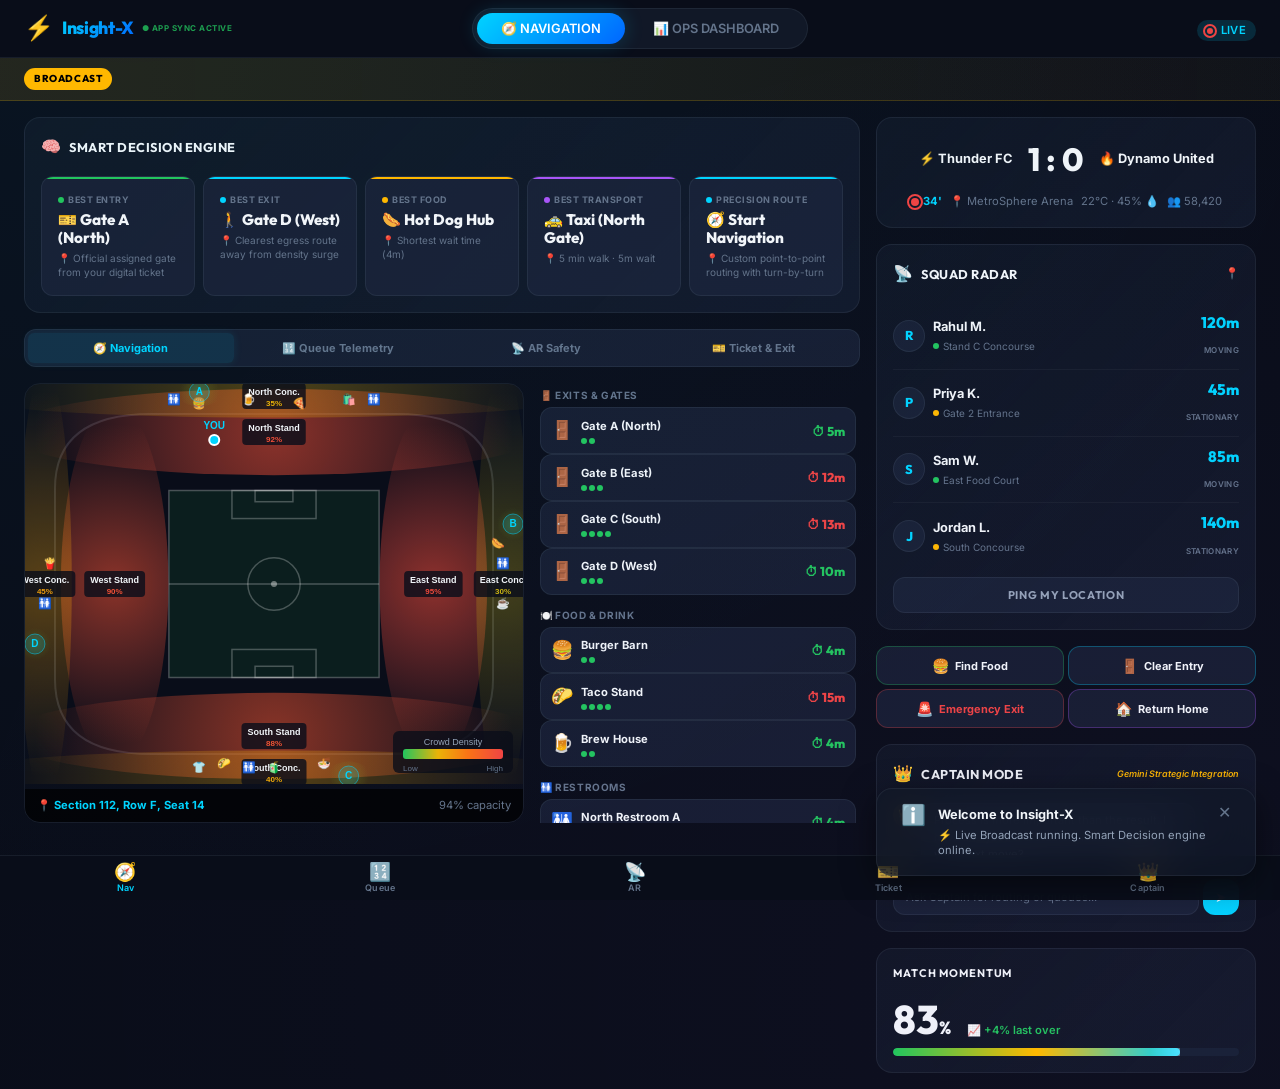
<file: index.html>
<!DOCTYPE html>
<html lang="en">
<head>
  <meta charset="UTF-8">
  <meta name="viewport" content="width=device-width, initial-scale=1.0">
  <meta name="description" content="Insight-X — Smart Venue Experience Platform for real-time crowd intelligence, wait time optimization, and seamless event coordination at large-scale sporting venues.">
  <title>Insight-X — Smart Venue Experience Platform</title>

  <!-- Stylesheets -->
  <link rel="stylesheet" href="css/global.css">
  <link rel="stylesheet" href="css/attendee.css">
  <link rel="stylesheet" href="css/dashboard.css">

  <!-- Favicon -->
  <link rel="icon" href="data:image/svg+xml,<svg xmlns='http://www.w3.org/2000/svg' viewBox='0 0 100 100'><text y='.9em' font-size='90'>⚡</text></svg>">
</head>
<body>

  <!-- ===== Top Bar ===== -->
  <header id="app-header" class="app-header">
    <!-- Logo -->
    <div class="app-header__logo">
      <span style="font-size:24px">⚡</span>
      <span class="app-header__brand">Insight-X</span>
      <span class="app-header__sync">● APP SYNC ACTIVE</span>
    </div>

    <!-- View Switcher -->
    <div class="view-switcher" id="view-switcher">
      <button class="view-switcher__btn view-switcher__btn--active" data-view="attendee">
        🧭 NAVIGATION
      </button>
      <button class="view-switcher__btn" data-view="dashboard">
        📊 OPS DASHBOARD
      </button>
    </div>

    <!-- Right side: Broadcast Status -->
    <div class="app-header__right">
      <span id="api-status-indicator">
        <span class="badge badge--blue" aria-label="Live Broadcast Status" title="Live Broadcast">
          <span class="live-dot" style="width:6px;height:6px;margin-right:4px"></span> LIVE
        </span>
      </span>
    </div>
  </header>

  <!-- ===== Return Home Modal ===== -->
  <div class="settings-modal-overlay" id="return-home-overlay" aria-hidden="true" role="dialog" aria-labelledby="return-home-title">
    <div class="settings-modal" id="return-home-modal-content">
      <div class="settings-header">
        <h3 id="return-home-title" style="font-family:var(--font-heading);display:flex;align-items:center;gap:8px">
          🚗 Return Home
        </h3>
        <button class="btn btn-ghost" id="return-home-close" style="font-size:20px;padding:4px 8px" aria-label="Close modal">✕</button>
      </div>

      <div class="settings-body">
        <p class="settings-section__desc" style="margin-top:0">Book a ride to leave the venue securely.</p>
        
        <div class="settings-field">
          <label class="settings-label" for="pickup-loc">Pickup Location</label>
          <input type="text" class="settings-input" id="pickup-loc" value="Insight-X Stadium" disabled aria-label="Pickup Location">
        </div>
        
        <div class="settings-field">
          <label class="settings-label" for="dest-loc">Destination Address</label>
          <input type="text" class="settings-input" id="dest-loc" placeholder="Where to?" aria-label="Destination Address">
        </div>

        <div style="display:flex;flex-direction:column;gap:12px;margin-top:20px">
          <button class="btn btn-secondary" id="btn-uber" style="display:flex;align-items:center;justify-content:space-between;width:100%;height:52px;border:1px solid #000;background:#000;color:#fff" aria-label="Book with Uber">
            <span style="display:flex;align-items:center;gap:12px">
              <span style="font-size:20px">Uber</span>
              <span style="font-size:12px;opacity:0.8">Get a ride</span>
            </span>
            <span>➔</span>
          </button>
          
          <button class="btn btn-secondary" id="btn-ola" style="display:flex;align-items:center;justify-content:space-between;width:100%;height:52px;border:1px solid #DDF93C;background:#DDF93C;color:#000" aria-label="Book with Ola">
            <span style="display:flex;align-items:center;gap:12px">
              <span style="font-size:20px;font-weight:700">Ola</span>
              <span style="font-size:12px;opacity:0.8">Book a cab</span>
            </span>
            <span>➔</span>
          </button>
        </div>
      </div>
    </div>
  </div>

  <!-- ===== Main Content ===== -->
  <main>
    <!-- Attendee View -->
    <div id="attendee-container" style="display: block;"></div>

    <!-- Dashboard View -->
    <div id="dashboard-container" style="display: none;"></div>
  </main>

  <!-- ===== Scripts ===== -->
  <script src="js/data.js"></script>
  <script src="js/api.js"></script>
  <script src="js/heatmap.js"></script>
  <script src="js/charts.js"></script>
  <script src="js/attendee.js"></script>
  <script src="js/dashboard.js"></script>
  <script src="js/app.js"></script>

</body>
</html>
</file>
<file: css/global.css>
/* ============================================================
   Insight-X — Design System
   ============================================================ */

@import url('https://fonts.googleapis.com/css2?family=Inter:wght@300;400;500;600;700&family=Outfit:wght@400;500;600;700;800&display=swap');

/* --- Design Tokens --- */
:root {
  /* Primary palette */
  --color-bg-primary: #0a0e1a;
  --color-bg-secondary: #111827;
  --color-bg-card: rgba(17, 24, 39, 0.7);
  --color-bg-card-hover: rgba(24, 34, 56, 0.85);
  --color-bg-elevated: rgba(30, 41, 66, 0.6);

  /* Accent colors */
  --color-accent-blue: #00D4FF;
  --color-accent-blue-dim: rgba(0, 212, 255, 0.15);
  --color-accent-blue-glow: rgba(0, 212, 255, 0.3);
  --color-accent-amber: #FFB800;
  --color-accent-amber-dim: rgba(255, 184, 0, 0.15);
  --color-accent-purple: #A855F7;
  --color-accent-purple-dim: rgba(168, 85, 247, 0.15);

  /* Status colors */
  --color-green: #22C55E;
  --color-green-dim: rgba(34, 197, 94, 0.15);
  --color-yellow: #EAB308;
  --color-yellow-dim: rgba(234, 179, 8, 0.15);
  --color-orange: #F97316;
  --color-orange-dim: rgba(249, 115, 22, 0.15);
  --color-red: #EF4444;
  --color-red-dim: rgba(239, 68, 68, 0.15);

  /* Text */
  --color-text-primary: #F1F5F9;
  --color-text-secondary: #94A3B8;
  --color-text-muted: #64748B;
  --color-text-inverse: #0a0e1a;

  /* Borders */
  --color-border: rgba(148, 163, 184, 0.1);
  --color-border-hover: rgba(148, 163, 184, 0.25);
  --color-border-accent: rgba(0, 212, 255, 0.3);

  /* Gradients */
  --gradient-blue: linear-gradient(135deg, #00D4FF, #0066FF);
  --gradient-amber: linear-gradient(135deg, #FFB800, #FF6B00);
  --gradient-purple: linear-gradient(135deg, #A855F7, #6366F1);
  --gradient-green: linear-gradient(135deg, #22C55E, #16A34A);
  --gradient-red: linear-gradient(135deg, #EF4444, #DC2626);
  --gradient-card: linear-gradient(135deg, rgba(17, 24, 39, 0.8), rgba(30, 41, 66, 0.4));
  --gradient-hero: linear-gradient(180deg, rgba(0, 212, 255, 0.08) 0%, transparent 60%);

  /* Shadows */
  --shadow-sm: 0 1px 3px rgba(0, 0, 0, 0.3);
  --shadow-md: 0 4px 12px rgba(0, 0, 0, 0.4);
  --shadow-lg: 0 8px 32px rgba(0, 0, 0, 0.5);
  --shadow-glow-blue: 0 0 20px rgba(0, 212, 255, 0.2);
  --shadow-glow-amber: 0 0 20px rgba(255, 184, 0, 0.2);

  /* Spacing */
  --space-xs: 4px;
  --space-sm: 8px;
  --space-md: 16px;
  --space-lg: 24px;
  --space-xl: 32px;
  --space-2xl: 48px;
  --space-3xl: 64px;

  /* Radius */
  --radius-sm: 6px;
  --radius-md: 12px;
  --radius-lg: 16px;
  --radius-xl: 24px;
  --radius-full: 9999px;

  /* Typography */
  --font-body: 'Inter', -apple-system, BlinkMacSystemFont, sans-serif;
  --font-heading: 'Outfit', 'Inter', sans-serif;
  --font-mono: 'JetBrains Mono', 'Fira Code', monospace;

  /* Font sizes */
  --text-xs: 0.7rem;
  --text-sm: 0.8rem;
  --text-base: 0.95rem;
  --text-lg: 1.1rem;
  --text-xl: 1.25rem;
  --text-2xl: 1.5rem;
  --text-3xl: 2rem;
  --text-4xl: 2.5rem;

  /* Transitions */
  --transition-fast: 150ms ease;
  --transition-base: 250ms ease;
  --transition-slow: 400ms ease;
  --transition-spring: 500ms cubic-bezier(0.34, 1.56, 0.64, 1);
}

/* --- Reset & Base --- */
*, *::before, *::after {
  box-sizing: border-box;
  margin: 0;
  padding: 0;
}

html {
  font-size: 16px;
  scroll-behavior: smooth;
  -webkit-font-smoothing: antialiased;
  -moz-osx-font-smoothing: grayscale;
}

body {
  font-family: var(--font-body);
  background: var(--color-bg-primary);
  color: var(--color-text-primary);
  line-height: 1.6;
  min-height: 100vh;
  overflow-x: hidden;
}

/* Background ambient effect */
body::before {
  content: '';
  position: fixed;
  top: -50%;
  left: -50%;
  width: 200%;
  height: 200%;
  background: radial-gradient(ellipse at 30% 20%, rgba(0, 212, 255, 0.04) 0%, transparent 50%),
              radial-gradient(ellipse at 70% 80%, rgba(168, 85, 247, 0.03) 0%, transparent 50%);
  pointer-events: none;
  z-index: 0;
  animation: ambientShift 20s ease-in-out infinite alternate;
}

@keyframes ambientShift {
  0% { transform: translate(0, 0) rotate(0deg); }
  100% { transform: translate(-3%, 3%) rotate(2deg); }
}

/* --- Typography --- */
h1, h2, h3, h4, h5, h6 {
  font-family: var(--font-heading);
  font-weight: 700;
  line-height: 1.2;
  letter-spacing: -0.02em;
}

h1 { font-size: var(--text-4xl); }
h2 { font-size: var(--text-3xl); }
h3 { font-size: var(--text-2xl); }
h4 { font-size: var(--text-xl); }
h5 { font-size: var(--text-lg); }

/* --- Glass Card --- */
.glass-card {
  background: var(--gradient-card);
  border: 1px solid var(--color-border);
  border-radius: var(--radius-lg);
  backdrop-filter: blur(20px);
  -webkit-backdrop-filter: blur(20px);
  transition: border-color var(--transition-base), box-shadow var(--transition-base), transform var(--transition-base);
}

.glass-card:hover {
  border-color: var(--color-border-hover);
  box-shadow: var(--shadow-md);
}

.glass-card--interactive:hover {
  transform: translateY(-2px);
  box-shadow: var(--shadow-lg);
}

.glass-card--glow {
  box-shadow: var(--shadow-glow-blue);
  border-color: var(--color-border-accent);
}

/* --- Buttons --- */
.btn {
  display: inline-flex;
  align-items: center;
  justify-content: center;
  gap: var(--space-sm);
  padding: var(--space-sm) var(--space-md);
  border: 1px solid transparent;
  border-radius: var(--radius-md);
  font-family: var(--font-body);
  font-size: var(--text-sm);
  font-weight: 600;
  cursor: pointer;
  transition: all var(--transition-base);
  position: relative;
  overflow: hidden;
  text-decoration: none;
  white-space: nowrap;
}

.btn::after {
  content: '';
  position: absolute;
  inset: 0;
  background: rgba(255, 255, 255, 0);
  transition: background var(--transition-fast);
}

.btn:hover::after {
  background: rgba(255, 255, 255, 0.05);
}

.btn:active {
  transform: scale(0.97);
}

.btn-primary {
  background: var(--gradient-blue);
  color: white;
  box-shadow: var(--shadow-glow-blue);
}

.btn-primary:hover {
  box-shadow: 0 0 30px rgba(0, 212, 255, 0.35);
}

.btn-secondary {
  background: var(--color-bg-elevated);
  color: var(--color-text-primary);
  border-color: var(--color-border);
}

.btn-secondary:hover {
  border-color: var(--color-border-hover);
  background: var(--color-bg-card-hover);
}

.btn-ghost {
  background: transparent;
  color: var(--color-text-secondary);
}

.btn-ghost:hover {
  color: var(--color-text-primary);
  background: var(--color-bg-elevated);
}

.btn-danger {
  background: var(--gradient-red);
  color: white;
}

.btn-sm {
  padding: var(--space-xs) var(--space-sm);
  font-size: var(--text-xs);
  border-radius: var(--radius-sm);
}

.btn-lg {
  padding: var(--space-md) var(--space-xl);
  font-size: var(--text-base);
  border-radius: var(--radius-lg);
}

/* --- Badges --- */
.badge {
  display: inline-flex;
  align-items: center;
  gap: 4px;
  padding: 2px 10px;
  border-radius: var(--radius-full);
  font-size: var(--text-xs);
  font-weight: 600;
  letter-spacing: 0.03em;
}

.badge--green { background: var(--color-green-dim); color: var(--color-green); }
.badge--yellow { background: var(--color-yellow-dim); color: var(--color-yellow); }
.badge--orange { background: var(--color-orange-dim); color: var(--color-orange); }
.badge--red { background: var(--color-red-dim); color: var(--color-red); }
.badge--blue { background: var(--color-accent-blue-dim); color: var(--color-accent-blue); }
.badge--purple { background: var(--color-accent-purple-dim); color: var(--color-accent-purple); }
.badge--amber { background: var(--color-accent-amber-dim); color: var(--color-accent-amber); }

/* --- Live indicator --- */
.live-dot {
  width: 8px;
  height: 8px;
  border-radius: 50%;
  background: var(--color-red);
  display: inline-block;
  position: relative;
  animation: livePulse 2s ease-in-out infinite;
}

.live-dot::after {
  content: '';
  position: absolute;
  inset: -4px;
  border-radius: 50%;
  border: 2px solid var(--color-red);
  animation: liveRing 2s ease-out infinite;
}

@keyframes livePulse {
  0%, 100% { opacity: 1; transform: scale(1); }
  50% { opacity: 0.7; transform: scale(0.85); }
}

@keyframes liveRing {
  0% { transform: scale(0.8); opacity: 0.8; }
  100% { transform: scale(2); opacity: 0; }
}

/* --- Progress Bar --- */
.progress-bar {
  width: 100%;
  height: 6px;
  background: var(--color-bg-elevated);
  border-radius: var(--radius-full);
  overflow: hidden;
  position: relative;
}

.progress-bar__fill {
  height: 100%;
  border-radius: var(--radius-full);
  transition: width var(--transition-slow);
  position: relative;
}

.progress-bar__fill::after {
  content: '';
  position: absolute;
  top: 0;
  right: 0;
  width: 30px;
  height: 100%;
  background: linear-gradient(90deg, transparent, rgba(255,255,255,0.3));
  animation: progressShine 2s ease-in-out infinite;
}

@keyframes progressShine {
  0% { opacity: 0; }
  50% { opacity: 1; }
  100% { opacity: 0; }
}

/* --- Stat Card --- */
.stat-value {
  font-family: var(--font-heading);
  font-weight: 800;
  font-size: var(--text-3xl);
  line-height: 1;
  background: var(--gradient-blue);
  -webkit-background-clip: text;
  -webkit-text-fill-color: transparent;
  background-clip: text;
}

.stat-value--amber {
  background: var(--gradient-amber);
  -webkit-background-clip: text;
  background-clip: text;
}

.stat-value--green {
  background: var(--gradient-green);
  -webkit-background-clip: text;
  background-clip: text;
}

.stat-value--purple {
  background: var(--gradient-purple);
  -webkit-background-clip: text;
  background-clip: text;
}

.stat-value--red {
  background: var(--gradient-red);
  -webkit-background-clip: text;
  background-clip: text;
}

.stat-label {
  font-size: var(--text-sm);
  color: var(--color-text-secondary);
  font-weight: 500;
  text-transform: uppercase;
  letter-spacing: 0.06em;
}

/* --- Scrollbar --- */
::-webkit-scrollbar {
  width: 6px;
  height: 6px;
}

::-webkit-scrollbar-track {
  background: transparent;
}

::-webkit-scrollbar-thumb {
  background: var(--color-border-hover);
  border-radius: var(--radius-full);
}

::-webkit-scrollbar-thumb:hover {
  background: var(--color-text-muted);
}

/* --- Utility --- */
.sr-only {
  position: absolute;
  width: 1px;
  height: 1px;
  padding: 0;
  margin: -1px;
  overflow: hidden;
  clip: rect(0, 0, 0, 0);
  border: 0;
}

.text-gradient-blue {
  background: var(--gradient-blue);
  -webkit-background-clip: text;
  -webkit-text-fill-color: transparent;
  background-clip: text;
}

.text-gradient-amber {
  background: var(--gradient-amber);
  -webkit-background-clip: text;
  -webkit-text-fill-color: transparent;
  background-clip: text;
}

/* Count up animation helper */
.count-up {
  display: inline-block;
  transition: transform var(--transition-fast);
}

/* Fade/slide in */
@keyframes fadeInUp {
  from { opacity: 0; transform: translateY(20px); }
  to { opacity: 1; transform: translateY(0); }
}

@keyframes fadeIn {
  from { opacity: 0; }
  to { opacity: 1; }
}

@keyframes slideInRight {
  from { opacity: 0; transform: translateX(30px); }
  to { opacity: 1; transform: translateX(0); }
}

@keyframes slideInLeft {
  from { opacity: 0; transform: translateX(-30px); }
  to { opacity: 1; transform: translateX(0); }
}

.animate-fade-in { animation: fadeIn var(--transition-slow) ease both; }
.animate-fade-in-up { animation: fadeInUp var(--transition-slow) ease both; }
.animate-slide-right { animation: slideInRight var(--transition-slow) ease both; }
.animate-slide-left { animation: slideInLeft var(--transition-slow) ease both; }

/* Stagger children */
.stagger > *:nth-child(1) { animation-delay: 0ms; }
.stagger > *:nth-child(2) { animation-delay: 60ms; }
.stagger > *:nth-child(3) { animation-delay: 120ms; }
.stagger > *:nth-child(4) { animation-delay: 180ms; }
.stagger > *:nth-child(5) { animation-delay: 240ms; }
.stagger > *:nth-child(6) { animation-delay: 300ms; }
.stagger > *:nth-child(7) { animation-delay: 360ms; }
.stagger > *:nth-child(8) { animation-delay: 420ms; }

/* --- App Header --- */
.app-header {
  position: sticky;
  top: 0;
  z-index: 50;
  background: rgba(10, 14, 26, 0.92);
  backdrop-filter: blur(20px);
  -webkit-backdrop-filter: blur(20px);
  border-bottom: 1px solid var(--color-border);
  padding: var(--space-sm) var(--space-lg);
  display: flex;
  align-items: center;
  justify-content: center;
  gap: var(--space-lg);
}

.app-header__logo {
  display: flex;
  align-items: center;
  gap: var(--space-sm);
  position: absolute;
  left: var(--space-lg);
}

.app-header__brand {
  font-family: var(--font-heading);
  font-weight: 800;
  font-size: var(--text-lg);
  background: var(--gradient-blue);
  -webkit-background-clip: text;
  -webkit-text-fill-color: transparent;
  background-clip: text;
  letter-spacing: -0.02em;
}

.app-header__sync {
  font-size: 8px;
  font-weight: 700;
  color: var(--color-green);
  letter-spacing: 0.06em;
  text-transform: uppercase;
  opacity: 0.8;
}

.app-header__right {
  position: absolute;
  right: var(--space-lg);
  display: flex;
  align-items: center;
  gap: var(--space-sm);
}

@media (max-width: 768px) {
  .app-header__sync { display: none; }
  .app-header__logo span:first-child { font-size: 18px !important; }
  .app-header { padding: 6px var(--space-sm); gap: var(--space-sm); }
}

/* --- View Switch Tabs --- */
.view-switcher {
  display: flex;
  gap: var(--space-xs);
  background: var(--color-bg-secondary);
  padding: 4px;
  border-radius: var(--radius-full);
  border: 1px solid var(--color-border);
  width: fit-content;
}

.view-switcher__btn {
  padding: var(--space-sm) var(--space-lg);
  border: none;
  border-radius: var(--radius-full);
  font-family: var(--font-body);
  font-size: var(--text-sm);
  font-weight: 600;
  cursor: pointer;
  transition: all var(--transition-base);
  background: transparent;
  color: var(--color-text-muted);
}

.view-switcher__btn:hover {
  color: var(--color-text-secondary);
}

.view-switcher__btn--active {
  background: var(--gradient-blue);
  color: white;
  box-shadow: var(--shadow-glow-blue);
}

/* --- Tooltip --- */
.tooltip {
  position: relative;
}

.tooltip::after {
  content: attr(data-tooltip);
  position: absolute;
  bottom: 120%;
  left: 50%;
  transform: translateX(-50%) translateY(4px);
  background: var(--color-bg-card);
  color: var(--color-text-primary);
  padding: 4px 10px;
  border-radius: var(--radius-sm);
  font-size: var(--text-xs);
  white-space: nowrap;
  opacity: 0;
  pointer-events: none;
  transition: all var(--transition-fast);
  border: 1px solid var(--color-border);
}

.tooltip:hover::after {
  opacity: 1;
  transform: translateX(-50%) translateY(0);
}

/* --- Container --- */
.container {
  width: 100%;
  max-width: 1400px;
  margin: 0 auto;
  padding: 0 var(--space-lg);
}

/* --- Grid --- */
.grid {
  display: grid;
  gap: var(--space-md);
}

.grid-2 { grid-template-columns: repeat(2, 1fr); }
.grid-3 { grid-template-columns: repeat(3, 1fr); }
.grid-4 { grid-template-columns: repeat(4, 1fr); }
.grid-5 { grid-template-columns: repeat(5, 1fr); }

@media (max-width: 1024px) {
  .grid-4, .grid-5 { grid-template-columns: repeat(2, 1fr); }
  .grid-3 { grid-template-columns: repeat(2, 1fr); }
}

@media (max-width: 640px) {
  .grid-2, .grid-3, .grid-4, .grid-5 { grid-template-columns: 1fr; }
}

/* --- Loading shimmer --- */
.shimmer {
  background: linear-gradient(90deg, var(--color-bg-secondary) 25%, var(--color-bg-elevated) 50%, var(--color-bg-secondary) 75%);
  background-size: 200% 100%;
  animation: shimmer 1.5s infinite;
}

@keyframes shimmer {
  0% { background-position: 200% 0; }
  100% { background-position: -200% 0; }
}

/* --- Notification toast --- */
.toast {
  position: fixed;
  bottom: var(--space-lg);
  right: var(--space-lg);
  background: var(--color-bg-card);
  border: 1px solid var(--color-border);
  border-radius: var(--radius-lg);
  padding: var(--space-md) var(--space-lg);
  backdrop-filter: blur(20px);
  box-shadow: var(--shadow-lg);
  z-index: 1000;
  animation: slideInRight var(--transition-slow) ease both;
  max-width: 380px;
}

.toast--success { border-color: rgba(34, 197, 94, 0.4); }
.toast--warning { border-color: rgba(234, 179, 8, 0.4); }
.toast--error { border-color: rgba(239, 68, 68, 0.4); }

/* Number animation */
@keyframes countPulse {
  0% { transform: scale(1); }
  50% { transform: scale(1.08); }
  100% { transform: scale(1); }
}

/* ============================================================
   Settings Modal
   ============================================================ */

.settings-modal-overlay {
  position: fixed;
  inset: 0;
  background: rgba(0, 0, 0, 0.6);
  backdrop-filter: blur(8px);
  -webkit-backdrop-filter: blur(8px);
  z-index: 2000;
  display: flex;
  align-items: center;
  justify-content: center;
  opacity: 0;
  pointer-events: none;
  transition: opacity var(--transition-base);
}

.settings-modal--open {
  opacity: 1;
  pointer-events: all;
}

.settings-modal--open .settings-modal {
  transform: translateY(0) scale(1);
  opacity: 1;
}

.settings-modal {
  background: var(--color-bg-secondary);
  border: 1px solid var(--color-border);
  border-radius: var(--radius-xl);
  width: 90%;
  max-width: 580px;
  max-height: 85vh;
  overflow: hidden;
  display: flex;
  flex-direction: column;
  box-shadow: 0 24px 80px rgba(0, 0, 0, 0.5);
  transform: translateY(20px) scale(0.97);
  opacity: 0;
  transition: transform var(--transition-slow), opacity var(--transition-slow);
}

.settings-header {
  display: flex;
  align-items: center;
  justify-content: space-between;
  padding: var(--space-lg);
  border-bottom: 1px solid var(--color-border);
  flex-shrink: 0;
}

.settings-body {
  padding: var(--space-lg);
  overflow-y: auto;
  flex: 1;
}

.settings-footer {
  display: flex;
  align-items: center;
  justify-content: flex-end;
  gap: var(--space-sm);
  padding: var(--space-md) var(--space-lg);
  border-top: 1px solid var(--color-border);
  flex-shrink: 0;
}

.settings-section {
  margin-bottom: var(--space-lg);
  padding-bottom: var(--space-lg);
  border-bottom: 1px solid var(--color-border);
}

.settings-section:last-child {
  border-bottom: none;
  margin-bottom: 0;
  padding-bottom: 0;
}

.settings-section__header {
  display: flex;
  align-items: center;
  justify-content: space-between;
  margin-bottom: var(--space-sm);
}

.settings-section__title {
  font-family: var(--font-heading);
  font-size: var(--text-base);
  font-weight: 700;
  color: var(--color-text-primary);
}

.settings-section__desc {
  font-size: var(--text-xs);
  color: var(--color-text-muted);
  margin-bottom: var(--space-md);
  line-height: 1.5;
}

.settings-field {
  margin-bottom: var(--space-md);
}

.settings-label {
  display: block;
  font-size: var(--text-xs);
  font-weight: 600;
  color: var(--color-text-secondary);
  margin-bottom: var(--space-xs);
  text-transform: uppercase;
  letter-spacing: 0.05em;
}

.settings-input {
  width: 100%;
  padding: var(--space-sm) var(--space-md);
  background: var(--color-bg-primary);
  border: 1px solid var(--color-border);
  border-radius: var(--radius-md);
  color: var(--color-text-primary);
  font-family: var(--font-body);
  font-size: var(--text-sm);
  transition: border-color var(--transition-fast), box-shadow var(--transition-fast);
  outline: none;
}

.settings-input:focus {
  border-color: var(--color-accent-blue);
  box-shadow: 0 0 0 3px var(--color-accent-blue-dim);
}

.settings-input::placeholder {
  color: var(--color-text-muted);
}

.settings-input-group {
  display: flex;
  gap: var(--space-sm);
}

.settings-input-group .settings-input {
  flex: 1;
}

.settings-row {
  display: flex;
  gap: var(--space-md);
}

.settings-error {
  font-size: var(--text-xs);
  color: var(--color-red);
  margin-top: var(--space-xs);
  padding: var(--space-xs) var(--space-sm);
  background: var(--color-red-dim);
  border-radius: var(--radius-sm);
}

.settings-success {
  font-size: var(--text-xs);
  color: var(--color-green);
  margin-top: var(--space-xs);
  padding: var(--space-xs) var(--space-sm);
  background: var(--color-green-dim);
  border-radius: var(--radius-sm);
}
</file>
<file: css/attendee.css>
/* ============================================================
   Insight-X Attendee — Desktop + Mobile Layout
   Reference: YelloveOS-style full-width dashboard
   ============================================================ */

/* ---- Layout Foundation ---- */
.vf { width: 100%; min-height: calc(100vh - 52px); }

.vf-layout {
  display: grid;
  grid-template-columns: 1fr 380px;
  gap: var(--space-md);
  padding: var(--space-md) var(--space-lg);
  max-width: 1600px;
  margin: 0 auto;
}

.vf-left { display: flex; flex-direction: column; gap: var(--space-md); min-width: 0; }
.vf-right { display: flex; flex-direction: column; gap: var(--space-md); min-width: 0; }

/* ---- Broadcast Banner ---- */
.vf-broadcast {
  display: flex;
  align-items: center;
  gap: var(--space-md);
  padding: 10px var(--space-lg);
  background: linear-gradient(90deg, rgba(234, 179, 8, 0.12), rgba(234, 179, 8, 0.03));
  border-bottom: 1px solid rgba(234, 179, 8, 0.2);
  overflow: hidden;
}

.vf-broadcast__tag {
  background: var(--color-accent-amber);
  color: #000;
  font-family: var(--font-heading);
  font-weight: 800;
  font-size: 10px;
  padding: 3px 10px;
  border-radius: var(--radius-full);
  text-transform: uppercase;
  letter-spacing: 0.06em;
  flex-shrink: 0;
}

.vf-broadcast__text {
  display: inline-block;
  font-size: var(--text-sm);
  color: var(--color-text-secondary);
  white-space: nowrap;
  animation: marquee 20s linear infinite;
  padding-left: 100%;
}

@keyframes marquee {
  0% { transform: translateX(0); }
  100% { transform: translateX(-100%); }
}

/* ---- Panels ---- */
.vf-panel {
  background: var(--gradient-card);
  border: 1px solid var(--color-border);
  border-radius: var(--radius-lg);
  padding: var(--space-md);
  overflow: hidden;
}

.vf-panel__header {
  display: flex;
  align-items: center;
  gap: var(--space-sm);
  margin-bottom: var(--space-md);
}

.vf-panel__icon { font-size: 16px; }

.vf-panel__title {
  font-family: var(--font-heading);
  font-size: var(--text-sm);
  font-weight: 700;
  color: var(--color-text-primary);
  text-transform: uppercase;
  letter-spacing: 0.04em;
}

.vf-panel__badge {
  margin-left: auto;
  font-size: var(--text-xs);
  color: var(--color-text-muted);
}

/* ---- Smart Decision Engine ---- */
.sde-grid {
  display: grid;
  grid-template-columns: repeat(5, 1fr);
  gap: var(--space-sm);
}

.sde-card {
  background: var(--color-bg-elevated);
  border: 1px solid var(--color-border);
  border-radius: var(--radius-md);
  padding: var(--space-md);
  cursor: pointer;
  transition: all var(--transition-base);
  position: relative;
  overflow: hidden;
}

.sde-card::before {
  content: '';
  position: absolute;
  top: 0; left: 0; right: 0;
  height: 2px;
}

.sde-card--green::before { background: var(--color-green); }
.sde-card--blue::before { background: var(--color-accent-blue); }
.sde-card--amber::before { background: var(--color-accent-amber); }
.sde-card--purple::before { background: var(--color-accent-purple); }
.sde-card--cyan::before { background: var(--color-accent-blue); }

.sde-card:hover { border-color: var(--color-border-hover); transform: translateY(-2px); }

.sde-card__label {
  font-size: 9px;
  font-weight: 700;
  color: var(--color-text-muted);
  text-transform: uppercase;
  letter-spacing: 0.06em;
  display: flex;
  align-items: center;
  gap: 4px;
  margin-bottom: var(--space-xs);
}

.sde-card__dot {
  width: 6px; height: 6px;
  border-radius: 50%;
  display: inline-block;
}

.sde-card__dot--green { background: var(--color-green); }
.sde-card__dot--blue { background: var(--color-accent-blue); }
.sde-card__dot--amber { background: var(--color-accent-amber); }
.sde-card__dot--purple { background: var(--color-accent-purple); }
.sde-card__dot--cyan { background: var(--color-accent-blue); }

.sde-card__name {
  font-family: var(--font-heading);
  font-size: var(--text-base);
  font-weight: 800;
  color: var(--color-text-primary);
  margin-bottom: 4px;
  line-height: 1.2;
}

.sde-card__detail {
  font-size: 10px;
  color: var(--color-text-muted);
  line-height: 1.4;
}

/* ---- Panel Tabs ---- */
.vf-tabs {
  display: flex;
  gap: 2px;
  background: var(--color-bg-elevated);
  border-radius: var(--radius-md);
  padding: 3px;
  border: 1px solid var(--color-border);
}

.vf-tab {
  flex: 1;
  padding: 8px 12px;
  font-size: 11px;
  font-weight: 700;
  font-family: var(--font-body);
  color: var(--color-text-muted);
  background: none;
  border: none;
  border-radius: var(--radius-sm);
  cursor: pointer;
  transition: all var(--transition-fast);
  text-align: center;
}

.vf-tab:hover { color: var(--color-text-secondary); background: rgba(255,255,255,0.03); }

.vf-tab--active {
  background: rgba(0, 212, 255, 0.1);
  color: var(--color-accent-blue);
  box-shadow: 0 0 8px rgba(0, 212, 255, 0.1);
}

/* ---- Sections ---- */
.vf-section { display: none; }
.vf-section--active { display: block; }

/* ---- Navigation Split ---- */
.vf-nav-split {
  display: grid;
  grid-template-columns: 1fr 320px;
  gap: var(--space-md);
}

.vf-nav-map {
  position: relative;
  border-radius: var(--radius-lg);
  overflow: hidden;
  border: 1px solid var(--color-border);
}

.vf-map-canvas {
  width: 100%;
  height: 400px;
  display: block;
}

.vf-map-overlay {
  position: absolute;
  bottom: 0; left: 0; right: 0;
  display: flex;
  justify-content: space-between;
  padding: 8px 12px;
  background: rgba(0, 0, 0, 0.7);
  font-size: var(--text-xs);
}

.vf-map-overlay__seat { color: var(--color-accent-blue); font-weight: 700; }
.vf-map-overlay__cap { color: var(--color-text-muted); }

.vf-active-route-bar {
  position: relative;
  display: flex;
  align-items: center;
  gap: 8px;
  padding: 8px 14px;
  background: linear-gradient(90deg, rgba(34, 197, 94, 0.15), rgba(34, 197, 94, 0.05));
  border-bottom: 1px solid rgba(34, 197, 94, 0.3);
  font-size: var(--text-xs);
  font-weight: 700;
  color: var(--color-green);
}

.vf-active-route-bar__sub {
  font-weight: 500;
  color: var(--color-text-muted);
  font-style: italic;
  margin-left: 4px;
}

.vf-nav-dests {
  max-height: 440px;
  overflow-y: auto;
  display: flex;
  flex-direction: column;
  gap: var(--space-sm);
  padding-right: 4px;
}

.vf-nav-dests::-webkit-scrollbar { width: 4px; }
.vf-nav-dests::-webkit-scrollbar-thumb { background: var(--color-border); border-radius: 4px; }

.vf-dest-group__title {
  font-size: 10px;
  font-weight: 700;
  color: var(--color-text-muted);
  text-transform: uppercase;
  letter-spacing: 0.06em;
  margin-bottom: 4px;
  padding-top: 4px;
}

.vf-dest-item {
  display: flex;
  align-items: center;
  gap: var(--space-sm);
  padding: 8px 10px;
  background: var(--color-bg-elevated);
  border: 1px solid var(--color-border);
  border-radius: var(--radius-md);
  cursor: pointer;
  transition: all var(--transition-fast);
}

.vf-dest-item:hover { border-color: var(--color-border-hover); }

.vf-dest-item--selected {
  border-color: var(--color-accent-blue) !important;
  box-shadow: var(--shadow-glow-blue);
  background: rgba(0, 212, 255, 0.05);
}

.vf-dest-item__icon { font-size: 18px; flex-shrink: 0; }
.vf-dest-item__info { flex: 1; min-width: 0; }
.vf-dest-item__name { font-size: var(--text-xs); font-weight: 700; color: var(--color-text-primary); white-space: nowrap; overflow: hidden; text-overflow: ellipsis; }
.vf-dest-item__crowd { display: flex; gap: 2px; margin-top: 2px; }
.vf-dest-item__time { font-family: var(--font-heading); font-size: var(--text-sm); font-weight: 800; color: var(--color-green); flex-shrink: 0; }
.vf-dest-item__time--warn { color: var(--color-red); }

/* ---- Route Detail ---- */
.vf-route-detail {
  margin-top: var(--space-md);
  background: linear-gradient(135deg, rgba(0, 212, 255, 0.06), rgba(0, 102, 255, 0.03));
  border: 1px solid rgba(0, 212, 255, 0.2);
  border-radius: var(--radius-lg);
  padding: var(--space-md);
}

.vf-route-detail__header {
  display: flex;
  justify-content: space-between;
  align-items: center;
  margin-bottom: var(--space-sm);
  font-size: var(--text-sm);
  font-weight: 700;
  color: var(--color-text-primary);
}

.vf-route-detail__time {
  font-family: var(--font-heading);
  font-size: var(--text-2xl);
  font-weight: 800;
  color: var(--color-accent-blue);
}

.vf-route-detail__segs {
  display: flex;
  flex-direction: column;
  gap: 4px;
}

/* ---- Queue Telemetry ---- */
.vf-ql-split {
  display: grid;
  grid-template-columns: 1fr 1fr;
  gap: var(--space-md);
}

.vf-queue-list {
  display: flex;
  flex-direction: column;
  gap: 4px;
}

.vf-queue-row {
  display: flex;
  align-items: center;
  gap: var(--space-sm);
  padding: 8px 10px;
  border-radius: var(--radius-sm);
  transition: background var(--transition-fast);
}

.vf-queue-row:hover { background: rgba(255,255,255,0.02); }

.vf-queue-row__icon { font-size: 18px; flex-shrink: 0; }
.vf-queue-row__info { flex: 1; min-width: 0; }
.vf-queue-row__name { font-size: var(--text-sm); font-weight: 700; color: var(--color-text-primary); }
.vf-queue-row__zone { font-size: 10px; color: var(--color-text-muted); }

.vf-queue-row__time {
  font-family: var(--font-heading);
  font-size: var(--text-sm);
  font-weight: 800;
  padding: 2px 8px;
  border-radius: var(--radius-full);
  flex-shrink: 0;
}

.vf-queue-row__time--green { color: var(--color-green); background: var(--color-green-dim); }
.vf-queue-row__time--amber { color: var(--color-accent-amber); background: var(--color-accent-amber-dim); }
.vf-queue-row__time--red { color: var(--color-red); background: var(--color-red-dim); }

.vf-queue-row__join {
  font-size: 9px;
  font-weight: 700;
  padding: 3px 10px;
  border-radius: var(--radius-full);
  border: 1px solid var(--color-accent-blue);
  background: rgba(0, 212, 255, 0.1);
  color: var(--color-accent-blue);
  cursor: pointer;
  transition: all var(--transition-fast);
  flex-shrink: 0;
}

.vf-queue-row__join:hover { background: rgba(0, 212, 255, 0.2); }

/* ---- AR Layout ---- */
.vf-ar-layout {
  display: grid;
  grid-template-columns: 1fr 340px;
  gap: var(--space-md);
}

.vf-ar-sidebar {
  display: flex;
  flex-direction: column;
  gap: var(--space-xs);
  max-height: 420px;
  overflow-y: auto;
}

/* ---- Ticket Layout ---- */
.vf-ticket-layout {
  display: grid;
  grid-template-columns: 1fr 1fr;
  gap: var(--space-md);
}

.vf-ticket-layout > .digital-ticket {
  grid-column: 1 / -1;
}

/* ---- Match Card ---- */
.vf-match-card {
  background: var(--gradient-card);
  border: 1px solid var(--color-border);
  border-radius: var(--radius-lg);
  padding: var(--space-md);
}

.vf-match-inner { text-align: center; }

.vf-match-teams {
  display: flex;
  align-items: center;
  justify-content: center;
  gap: var(--space-md);
  margin-bottom: var(--space-sm);
}

.vf-match-team {
  font-size: var(--text-sm);
  font-weight: 700;
  color: var(--color-text-primary);
}

.vf-match-score {
  font-family: var(--font-heading);
  font-size: var(--text-3xl);
  font-weight: 800;
  color: var(--color-text-primary);
}

.vf-match-meta {
  display: flex;
  flex-wrap: wrap;
  justify-content: center;
  gap: var(--space-sm);
  font-size: var(--text-xs);
  color: var(--color-text-muted);
}

.vf-match-minute {
  color: var(--color-accent-blue);
  font-weight: 700;
  display: flex;
  align-items: center;
  gap: 4px;
}

/* ---- Squad Radar ---- */
.squad-item {
  display: flex;
  align-items: center;
  gap: var(--space-sm);
  padding: 8px 0;
  border-bottom: 1px solid rgba(255,255,255,0.04);
}

.squad-item:last-child { border-bottom: none; }

.squad-item__avatar {
  width: 32px; height: 32px;
  border-radius: 50%;
  background: var(--color-bg-elevated);
  border: 1px solid var(--color-border);
  display: flex;
  align-items: center;
  justify-content: center;
  font-family: var(--font-heading);
  font-weight: 800;
  font-size: var(--text-sm);
  color: var(--color-accent-blue);
  flex-shrink: 0;
}

.squad-item__info { flex: 1; min-width: 0; }
.squad-item__name { font-size: var(--text-sm); font-weight: 700; color: var(--color-text-primary); }

.squad-item__loc {
  font-size: 10px;
  color: var(--color-text-muted);
  display: flex;
  align-items: center;
  gap: 4px;
}

.squad-item__status-dot {
  width: 6px; height: 6px;
  border-radius: 50%;
  display: inline-block;
}

.squad-item__status-dot--moving { background: var(--color-green); }
.squad-item__status-dot--stationary { background: var(--color-accent-amber); }

.squad-item__dist { text-align: right; flex-shrink: 0; }

.squad-item__dist-val {
  font-family: var(--font-heading);
  font-size: var(--text-base);
  font-weight: 800;
  color: var(--color-accent-blue);
  display: block;
}

.squad-item__status-label {
  font-size: 8px;
  font-weight: 600;
  color: var(--color-text-muted);
  text-transform: uppercase;
  letter-spacing: 0.04em;
}

/* ---- Ping Button ---- */
.vf-ping-btn {
  width: 100%;
  padding: 10px;
  margin-top: var(--space-sm);
  background: var(--color-bg-elevated);
  border: 1px solid var(--color-border);
  border-radius: var(--radius-md);
  color: var(--color-text-secondary);
  font-family: var(--font-heading);
  font-size: var(--text-xs);
  font-weight: 700;
  letter-spacing: 0.06em;
  text-transform: uppercase;
  cursor: pointer;
  transition: all var(--transition-fast);
}

.vf-ping-btn:hover { border-color: var(--color-accent-blue); color: var(--color-accent-blue); }

/* ---- Quick Actions ---- */
.vf-quick-actions {
  display: grid;
  grid-template-columns: repeat(2, 1fr);
  gap: var(--space-xs);
}

.qa-btn {
  display: flex;
  align-items: center;
  justify-content: center;
  gap: 6px;
  padding: 10px 12px;
  border-radius: var(--radius-md);
  border: 1px solid var(--color-border);
  background: var(--color-bg-elevated);
  color: var(--color-text-primary);
  font-size: 11px;
  font-weight: 700;
  font-family: var(--font-body);
  cursor: pointer;
  transition: all var(--transition-fast);
}

.qa-btn:hover { transform: translateY(-1px); }

.qa-btn--green { border-color: rgba(34, 197, 94, 0.3); }
.qa-btn--green:hover { background: rgba(34, 197, 94, 0.1); color: var(--color-green); }
.qa-btn--blue { border-color: rgba(0, 212, 255, 0.3); }
.qa-btn--blue:hover { background: rgba(0, 212, 255, 0.1); color: var(--color-accent-blue); }
.qa-btn--red { border-color: rgba(239, 68, 68, 0.3); color: var(--color-red); }
.qa-btn--red:hover { background: rgba(239, 68, 68, 0.1); }
.qa-btn--purple { border-color: rgba(168, 85, 247, 0.3); }
.qa-btn--purple:hover { background: rgba(168, 85, 247, 0.1); color: var(--color-accent-purple); }

.qa-btn__icon { font-size: 14px; }

/* ---- Captain Mode Chat ---- */
.vf-captain__sub {
  font-size: 9px;
  color: var(--color-accent-amber);
  font-weight: 600;
  font-style: italic;
  margin-left: auto;
}

.vf-chat {
  max-height: 180px;
  overflow-y: auto;
  display: flex;
  flex-direction: column;
  gap: var(--space-xs);
  margin-bottom: var(--space-sm);
  padding-right: 4px;
}

.vf-chat::-webkit-scrollbar { width: 3px; }
.vf-chat::-webkit-scrollbar-thumb { background: var(--color-border); border-radius: 3px; }

.vf-chat-msg {
  display: flex;
  gap: var(--space-xs);
  align-items: flex-start;
}

.vf-chat-msg--user { justify-content: flex-end; }

.vf-chat-msg__avatar {
  width: 24px; height: 24px;
  border-radius: 50%;
  background: rgba(234, 179, 8, 0.15);
  display: flex;
  align-items: center;
  justify-content: center;
  font-size: 12px;
  flex-shrink: 0;
}

.vf-chat-msg__bubble {
  max-width: 80%;
  padding: 8px 12px;
  border-radius: var(--radius-md);
  font-size: var(--text-xs);
  line-height: 1.5;
}

.vf-chat-msg--captain .vf-chat-msg__bubble {
  background: var(--color-bg-elevated);
  border: 1px solid var(--color-border);
  color: var(--color-text-secondary);
}

.vf-chat-msg--user .vf-chat-msg__bubble {
  background: rgba(0, 212, 255, 0.12);
  border: 1px solid rgba(0, 212, 255, 0.25);
  color: var(--color-accent-blue);
}

.vf-chat-input {
  display: flex;
  gap: var(--space-xs);
}

.vf-chat-input__field {
  flex: 1;
  padding: 8px 12px;
  background: var(--color-bg-elevated);
  border: 1px solid var(--color-border);
  border-radius: var(--radius-md);
  color: var(--color-text-primary);
  font-size: var(--text-xs);
  font-family: var(--font-body);
  outline: none;
  transition: border-color var(--transition-fast);
}

.vf-chat-input__field:focus { border-color: var(--color-accent-blue); }

.vf-chat-input__field::placeholder { color: var(--color-text-muted); }

.vf-chat-input__send {
  width: 36px; height: 36px;
  border-radius: var(--radius-md);
  background: var(--color-accent-blue);
  border: none;
  color: #fff;
  font-size: 14px;
  cursor: pointer;
  display: flex;
  align-items: center;
  justify-content: center;
  transition: all var(--transition-fast);
}

.vf-chat-input__send:hover { background: #00b8d4; }

/* ---- Match Momentum ---- */
.vf-momentum__row {
  display: flex;
  align-items: baseline;
  gap: var(--space-md);
}

.vf-momentum__val {
  font-family: var(--font-heading);
  font-size: var(--text-4xl);
  font-weight: 800;
  color: var(--color-text-primary);
  line-height: 1;
}

.vf-momentum__trend {
  font-size: var(--text-xs);
  font-weight: 600;
}

/* ---- Mobile Bottom Nav (visible < 1024px) ---- */
.vf-mobile-nav { display: none; }

/* ---- Mobile Responsive ---- */
@media (max-width: 1200px) {
  .vf-layout { grid-template-columns: 1fr 340px; padding: var(--space-sm); }
  .sde-grid { grid-template-columns: repeat(3, 1fr); }
  .vf-nav-split { grid-template-columns: 1fr 260px; }
}

@media (max-width: 1024px) {
  .vf-layout { grid-template-columns: 1fr; }
  .vf-right { display: none; }
  .vf-right--mobile-show { display: flex; position: fixed; top: 52px; right: 0; bottom: 56px; width: 360px; z-index: 200; background: var(--color-bg-primary); border-left: 1px solid var(--color-border); overflow-y: auto; padding: var(--space-md); box-shadow: -8px 0 30px rgba(0,0,0,0.5); }
  .vf-mobile-nav { display: flex; }
  .vf-tabs { display: none; }
  .sde-grid { grid-template-columns: repeat(3, 1fr); }
  .vf-nav-split { grid-template-columns: 1fr; }
  .vf-map-canvas { height: 280px; }
  .vf-nav-dests { max-height: 300px; }
  .vf-ql-split { grid-template-columns: 1fr; }
  .vf-ar-layout { grid-template-columns: 1fr; }
  .ar-canvas { height: 280px; }
  .vf-ticket-layout { grid-template-columns: 1fr; }
}

@media (max-width: 768px) {
  .sde-grid { grid-template-columns: repeat(2, 1fr); }
  .vf-broadcast { padding: 8px var(--space-md); }
  .vf-layout { padding: var(--space-xs); }
  .gate-grid { grid-template-columns: repeat(2, 1fr); }
}

@media (max-width: 480px) {
  .sde-grid { grid-template-columns: 1fr; }
  .vf-match-teams { flex-direction: column; gap: 4px; }
}

/* ============================================================
   Shared Components
   ============================================================ */

/* ---- Pickup / Queue Alert Banners ---- */
.pickup-banner {
  display: flex;
  align-items: center;
  gap: var(--space-md);
  padding: 10px var(--space-lg);
  background: linear-gradient(90deg, rgba(0, 212, 255, 0.08), transparent);
  border-bottom: 1px solid rgba(0, 212, 255, 0.15);
}

.pickup-banner__pulse {
  width: 10px; height: 10px;
  border-radius: 50%;
  background: var(--color-accent-blue);
  animation: livePulse 1.5s ease-in-out infinite;
  flex-shrink: 0;
}

.pickup-banner__content { flex: 1; }
.pickup-banner__title { font-size: var(--text-sm); font-weight: 700; color: var(--color-accent-blue); }
.pickup-banner__desc { font-size: var(--text-xs); color: var(--color-text-muted); }

.pickup-banner__dismiss {
  background: none; border: none; color: var(--color-text-muted);
  cursor: pointer; font-size: 16px; padding: 4px;
}

/* ---- Route Segment ---- */
.route-segment {
  display: flex;
  align-items: center;
  gap: var(--space-sm);
  padding: 6px 0;
  font-size: var(--text-xs);
  color: var(--color-text-secondary);
}

.route-segment__dot {
  width: 8px; height: 8px;
  border-radius: 50%;
  flex-shrink: 0;
}

.route-segment__dot--green { background: var(--color-green); }
.route-segment__dot--yellow { background: var(--color-yellow); }
.route-segment__dot--red { background: var(--color-red); }

.route-segment__info { flex: 1; }
.route-segment__meta { display: flex; gap: var(--space-sm); flex-shrink: 0; }
.route-segment__walk { font-weight: 700; color: var(--color-text-primary); }

/* ---- Crowd Indicators ---- */
.crowd-dot {
  width: 6px; height: 6px;
  border-radius: 50%;
  display: inline-block;
}

.crowd-dot--green { background: var(--color-green); }
.crowd-dot--yellow { background: var(--color-yellow); }
.crowd-dot--red { background: var(--color-red); }

.crowd-badge {
  font-size: 8px;
  font-weight: 700;
  padding: 2px 6px;
  border-radius: var(--radius-full);
  text-transform: uppercase;
  letter-spacing: 0.04em;
}

.crowd-badge--green { color: var(--color-green); background: var(--color-green-dim); }
.crowd-badge--yellow { color: var(--color-yellow); background: var(--color-yellow-dim); }
.crowd-badge--red { color: var(--color-red); background: var(--color-red-dim); }

/* ---- Digital Ticket ---- */
.digital-ticket {
  background: linear-gradient(135deg, rgba(17, 24, 39, 0.9), rgba(30, 41, 66, 0.5));
  border: 1px solid rgba(0, 212, 255, 0.2);
  border-radius: var(--radius-lg);
  padding: var(--space-lg);
  position: relative;
  overflow: hidden;
}

.digital-ticket::before {
  content: '';
  position: absolute;
  top: 0; left: 0; right: 0;
  height: 3px;
  background: var(--gradient-blue);
}

.digital-ticket__header {
  display: flex;
  justify-content: space-between;
  align-items: flex-start;
  margin-bottom: var(--space-md);
}

.digital-ticket__event-name {
  font-family: var(--font-heading);
  font-size: var(--text-base);
  font-weight: 800;
  color: var(--color-text-primary);
}

.digital-ticket__venue {
  font-size: var(--text-xs);
  color: var(--color-text-muted);
}

.digital-ticket__id {
  font-family: var(--font-mono);
  font-size: 10px;
  color: var(--color-text-muted);
  background: var(--color-bg-elevated);
  padding: 2px 8px;
  border-radius: var(--radius-sm);
}

.digital-ticket__details {
  display: grid;
  grid-template-columns: repeat(4, 1fr);
  gap: var(--space-md);
  margin-bottom: var(--space-md);
  padding-bottom: var(--space-md);
  border-bottom: 1px dashed var(--color-border);
}

.digital-ticket__detail { text-align: center; }

.digital-ticket__detail-label {
  font-size: 9px;
  font-weight: 700;
  color: var(--color-text-muted);
  text-transform: uppercase;
  letter-spacing: 0.06em;
}

.digital-ticket__detail-value {
  font-family: var(--font-heading);
  font-size: var(--text-lg);
  font-weight: 800;
  color: var(--color-text-primary);
  display: block;
}

.digital-ticket__barcode {
  font-family: var(--font-mono);
  font-size: 11px;
  letter-spacing: 3px;
  text-align: center;
  color: var(--color-text-muted);
  background: var(--color-bg-elevated);
  padding: 8px;
  border-radius: var(--radius-sm);
  margin-top: var(--space-sm);
}

.digital-ticket__barcode-label {
  font-size: 9px;
  text-align: center;
  color: var(--color-text-muted);
  margin-top: 4px;
}

/* ---- Gate Cards ---- */
.gate-grid {
  display: grid;
  grid-template-columns: repeat(4, 1fr);
  gap: var(--space-sm);
}

.gate-card {
  background: var(--color-bg-elevated);
  border: 1px solid var(--color-border);
  border-radius: var(--radius-md);
  padding: var(--space-sm);
  transition: all var(--transition-fast);
}

.gate-card--assigned { border-color: rgba(0, 212, 255, 0.3); }

.gate-card__header {
  display: flex;
  justify-content: space-between;
  align-items: center;
  margin-bottom: var(--space-xs);
}

.gate-card__name {
  font-family: var(--font-heading);
  font-size: var(--text-xs);
  font-weight: 800;
  color: var(--color-text-primary);
}

.gate-card__metrics {
  display: flex;
  justify-content: space-around;
  text-align: center;
}

.gate-card__metric-value {
  font-family: var(--font-heading);
  font-size: var(--text-base);
  font-weight: 800;
}

.gate-card__metric-label {
  font-size: 8px;
  color: var(--color-text-muted);
  text-transform: uppercase;
}

/* ---- Exit Waves ---- */
.exit-wave {
  padding: var(--space-sm);
  background: var(--color-bg-elevated);
  border: 1px solid var(--color-border);
  border-radius: var(--radius-md);
  margin-bottom: var(--space-xs);
  transition: all var(--transition-fast);
}

.exit-wave--active {
  border-color: rgba(34, 197, 94, 0.4);
  background: rgba(34, 197, 94, 0.05);
}

.exit-wave__header {
  display: flex;
  justify-content: space-between;
  align-items: flex-start;
}

.exit-wave__label {
  font-size: var(--text-xs);
  font-weight: 700;
  color: var(--color-text-primary);
}

.exit-wave__sections {
  font-size: 9px;
  color: var(--color-text-muted);
}

.exit-wave__time { text-align: right; }

.exit-wave__depart {
  font-family: var(--font-heading);
  font-size: var(--text-sm);
  font-weight: 800;
  color: var(--color-accent-blue);
}

.exit-wave__gate {
  font-size: 9px;
  color: var(--color-text-muted);
}

.exit-wave__you {
  font-size: 9px;
  font-weight: 700;
  color: var(--color-green);
  margin-top: 4px;
}

/* ---- Food Items ---- */
.food-tabs {
  display: flex;
  gap: var(--space-xs);
}

.food-tab {
  padding: 4px 12px;
  border-radius: var(--radius-full);
  border: 1px solid var(--color-border);
  background: none;
  color: var(--color-text-muted);
  font-size: var(--text-xs);
  font-weight: 600;
  font-family: var(--font-body);
  cursor: pointer;
  transition: all var(--transition-fast);
}

.food-tab--active {
  background: var(--color-accent-blue);
  color: #fff;
  border-color: var(--color-accent-blue);
}

.food-item {
  display: flex;
  align-items: center;
  gap: var(--space-sm);
  padding: 8px 0;
  border-bottom: 1px solid rgba(255,255,255,0.03);
}

.food-item:last-child { border-bottom: none; }
.food-item__icon { font-size: 20px; flex-shrink: 0; }
.food-item__info { flex: 1; }
.food-item__name { font-size: var(--text-sm); font-weight: 700; color: var(--color-text-primary); }
.food-item__stand { font-size: 10px; color: var(--color-text-muted); }
.food-item__right { text-align: right; flex-shrink: 0; }
.food-item__price { font-family: var(--font-heading); font-weight: 800; color: var(--color-accent-amber); font-size: var(--text-sm); }

.food-item__btn {
  font-size: 9px; font-weight: 700;
  padding: 3px 10px; border-radius: var(--radius-full);
  border: 1px solid var(--color-green);
  background: var(--color-green-dim);
  color: var(--color-green);
  cursor: pointer;
  margin-top: 2px;
  transition: all var(--transition-fast);
}

.food-item__btn:hover { background: rgba(34, 197, 94, 0.3); }

/* ---- AR Viewport ---- */
.ar-viewport {
  position: relative;
  border-radius: var(--radius-lg);
  overflow: hidden;
  border: 2px solid rgba(239, 68, 68, 0.3);
}

.ar-canvas {
  width: 100%;
  height: 380px;
  display: block;
}

.ar-viewport__badge {
  position: absolute;
  top: 8px; right: 8px;
  font-size: 9px;
  font-weight: 800;
  padding: 3px 8px;
  border-radius: var(--radius-sm);
  background: rgba(239, 68, 68, 0.2);
  color: var(--color-red);
  display: flex;
  align-items: center;
  letter-spacing: 0.04em;
}

/* ---- Safety / Friend / Traffic Cards ---- */
.safety-card {
  display: flex;
  align-items: center;
  gap: var(--space-sm);
  padding: 6px 0;
  border-bottom: 1px solid rgba(255,255,255,0.03);
}

.safety-card__icon { font-size: 16px; flex-shrink: 0; }
.safety-card__info { flex: 1; }
.safety-card__label { font-size: var(--text-xs); font-weight: 700; color: var(--color-text-primary); }
.safety-card__direction { font-size: 10px; color: var(--color-text-muted); }
.safety-card__distance { font-family: var(--font-heading); font-weight: 800; font-size: var(--text-sm); color: var(--color-accent-amber); }

.friend-card {
  display: flex;
  align-items: center;
  gap: var(--space-sm);
  padding: 6px 0;
}

.friend-card__avatar { font-size: 16px; flex-shrink: 0; }
.friend-card__info { flex: 1; }
.friend-card__name { font-size: var(--text-xs); font-weight: 700; color: var(--color-text-primary); }
.friend-card__location { font-size: 10px; color: var(--color-text-muted); }
.friend-card__distance-num { font-family: var(--font-heading); font-weight: 800; color: var(--color-accent-blue); }

.traffic-card {
  padding: 8px;
  border-radius: var(--radius-sm);
  margin-bottom: 4px;
  background: var(--color-bg-elevated);
}

.traffic-card__header { display: flex; justify-content: space-between; align-items: center; }
.traffic-card__name { font-size: var(--text-xs); font-weight: 700; color: var(--color-text-primary); }

/* ---- Bottom Nav ---- */
.bottom-nav {
  position: fixed;
  bottom: 0;
  left: 0;
  right: 0;
  background: rgba(10, 14, 26, 0.95);
  backdrop-filter: blur(20px);
  -webkit-backdrop-filter: blur(20px);
  border-top: 1px solid var(--color-border);
  display: flex;
  justify-content: space-around;
  padding: var(--space-xs) 0;
  z-index: 100;
}

.bottom-nav__item {
  display: flex;
  flex-direction: column;
  align-items: center;
  gap: 1px;
  padding: 3px 6px;
  cursor: pointer;
  color: var(--color-text-muted);
  transition: color var(--transition-fast);
  font-size: 9px;
  font-weight: 600;
  border: none;
  background: none;
  font-family: var(--font-body);
  letter-spacing: 0.02em;
}

.bottom-nav__item:hover { color: var(--color-text-secondary); }
.bottom-nav__item--active { color: var(--color-accent-blue); }
.bottom-nav__icon { font-size: 18px; line-height: 1; }
</file>
<file: css/dashboard.css>
/* ============================================================
   Insight-X — Operations Dashboard Styles
   ============================================================ */

.dashboard-view {
  padding: var(--space-lg);
  position: relative;
  z-index: 1;
  max-width: 1400px;
  margin: 0 auto;
}

/* --- Dashboard Header --- */
.dash-header {
  display: flex;
  align-items: center;
  justify-content: space-between;
  margin-bottom: var(--space-lg);
  flex-wrap: wrap;
  gap: var(--space-md);
}

.dash-header__title {
  font-family: var(--font-heading);
  font-size: var(--text-2xl);
  font-weight: 800;
  display: flex;
  align-items: center;
  gap: var(--space-sm);
}

.dash-header__match {
  display: flex;
  align-items: center;
  gap: var(--space-md);
  background: var(--color-bg-card);
  border: 1px solid var(--color-border);
  border-radius: var(--radius-full);
  padding: var(--space-sm) var(--space-lg);
}

.dash-header__match-teams {
  font-size: var(--text-sm);
  font-weight: 600;
}

.dash-header__match-score {
  font-family: var(--font-heading);
  font-size: var(--text-lg);
  font-weight: 800;
  color: var(--color-accent-blue);
}

.dash-header__match-time {
  font-size: var(--text-sm);
  color: var(--color-text-muted);
  font-family: var(--font-mono);
}

/* --- KPI Row --- */
.kpi-row {
  display: grid;
  grid-template-columns: repeat(5, 1fr);
  gap: var(--space-md);
  margin-bottom: var(--space-lg);
}

@media (max-width: 1100px) {
  .kpi-row {
    grid-template-columns: repeat(3, 1fr);
  }
}

@media (max-width: 640px) {
  .kpi-row {
    grid-template-columns: repeat(2, 1fr);
  }
}

.kpi-card {
  background: var(--gradient-card);
  border: 1px solid var(--color-border);
  border-radius: var(--radius-lg);
  padding: var(--space-lg);
  position: relative;
  overflow: hidden;
  transition: all var(--transition-base);
}

.kpi-card:hover {
  border-color: var(--color-border-hover);
  transform: translateY(-2px);
  box-shadow: var(--shadow-md);
}

.kpi-card::after {
  content: '';
  position: absolute;
  top: 0;
  left: 0;
  right: 0;
  height: 3px;
}

.kpi-card--blue::after { background: var(--gradient-blue); }
.kpi-card--amber::after { background: var(--gradient-amber); }
.kpi-card--green::after { background: var(--gradient-green); }
.kpi-card--purple::after { background: var(--gradient-purple); }
.kpi-card--red::after { background: var(--gradient-red); }

.kpi-card__label {
  font-size: var(--text-xs);
  color: var(--color-text-muted);
  text-transform: uppercase;
  letter-spacing: 0.08em;
  font-weight: 600;
  margin-bottom: var(--space-sm);
}

.kpi-card__value {
  font-family: var(--font-heading);
  font-size: var(--text-3xl);
  font-weight: 800;
  line-height: 1;
  margin-bottom: var(--space-xs);
}

.kpi-card__sub {
  font-size: var(--text-xs);
  color: var(--color-text-muted);
}

/* --- Main Grid Layout --- */
.dash-grid {
  display: grid;
  grid-template-columns: 1fr 1fr;
  grid-template-rows: auto;
  gap: var(--space-md);
  margin-bottom: var(--space-lg);
}

@media (max-width: 900px) {
  .dash-grid {
    grid-template-columns: 1fr;
  }
}

.dash-grid__full {
  grid-column: 1 / -1;
}

/* --- Dashboard Panel --- */
.dash-panel {
  background: var(--gradient-card);
  border: 1px solid var(--color-border);
  border-radius: var(--radius-lg);
  overflow: hidden;
}

.dash-panel__header {
  display: flex;
  align-items: center;
  justify-content: space-between;
  padding: var(--space-md) var(--space-lg);
  border-bottom: 1px solid var(--color-border);
}

.dash-panel__title {
  font-family: var(--font-heading);
  font-size: var(--text-base);
  font-weight: 700;
  display: flex;
  align-items: center;
  gap: var(--space-sm);
}

.dash-panel__body {
  padding: var(--space-md);
}

.dash-panel__body--flush {
  padding: 0;
}

/* --- Heatmap Panel --- */
.dash-heatmap-canvas {
  width: 100%;
  height: 400px;
  display: block;
  cursor: crosshair;
}

/* --- Zone Grid --- */
.zone-grid {
  display: grid;
  grid-template-columns: repeat(2, 1fr);
  gap: var(--space-sm);
  padding: var(--space-md);
}

@media (max-width: 640px) {
  .zone-grid {
    grid-template-columns: 1fr;
  }
}

.zone-card {
  background: var(--color-bg-elevated);
  border-radius: var(--radius-md);
  padding: var(--space-md);
  border: 1px solid transparent;
  transition: all var(--transition-base);
  cursor: pointer;
}

.zone-card:hover {
  border-color: var(--color-border-hover);
}

.zone-card--warning {
  border-color: rgba(234, 179, 8, 0.3);
}

.zone-card--critical {
  border-color: rgba(239, 68, 68, 0.3);
  animation: countPulse 2s ease infinite;
}

.zone-card__header {
  display: flex;
  align-items: center;
  justify-content: space-between;
  margin-bottom: var(--space-sm);
}

.zone-card__name {
  font-size: var(--text-sm);
  font-weight: 700;
}

.zone-card__pct {
  font-family: var(--font-heading);
  font-weight: 800;
  font-size: var(--text-base);
}

.zone-card__bar {
  width: 100%;
  height: 4px;
  background: var(--color-bg-primary);
  border-radius: var(--radius-full);
  overflow: hidden;
  margin-top: var(--space-xs);
}

.zone-card__bar-fill {
  height: 100%;
  border-radius: var(--radius-full);
  transition: width var(--transition-slow);
}

.zone-card__meta {
  display: flex;
  justify-content: space-between;
  font-size: var(--text-xs);
  color: var(--color-text-muted);
  margin-top: var(--space-xs);
}

/* --- Wait Time Chart --- */
.dash-wait-canvas {
  width: 100%;
  height: 250px;
  display: block;
}

/* --- Incident Feed --- */
.incident-list {
  max-height: 400px;
  overflow-y: auto;
  padding: var(--space-md);
}

.incident-item {
  display: flex;
  gap: var(--space-md);
  padding: var(--space-md);
  border-radius: var(--radius-md);
  margin-bottom: var(--space-sm);
  background: var(--color-bg-elevated);
  transition: all var(--transition-base);
  animation: slideInRight var(--transition-slow) ease both;
}

.incident-item:hover {
  background: var(--color-bg-card-hover);
}

.incident-item__dot {
  width: 10px;
  height: 10px;
  border-radius: 50%;
  flex-shrink: 0;
  margin-top: 4px;
}

.incident-item__dot--info { background: var(--color-accent-blue); }
.incident-item__dot--warning { background: var(--color-yellow); }
.incident-item__dot--critical { background: var(--color-red); animation: livePulse 1.5s ease infinite; }

.incident-item__content {
  flex: 1;
}

.incident-item__header {
  display: flex;
  align-items: center;
  justify-content: space-between;
  margin-bottom: 2px;
}

.incident-item__title {
  font-size: var(--text-sm);
  font-weight: 700;
  color: var(--color-text-primary);
}

.incident-item__time {
  font-size: var(--text-xs);
  color: var(--color-text-muted);
  font-family: var(--font-mono);
}

.incident-item__desc {
  font-size: var(--text-xs);
  color: var(--color-text-secondary);
  line-height: 1.4;
}

.incident-item__actions {
  display: flex;
  gap: var(--space-xs);
  margin-top: var(--space-sm);
}

/* --- Staff Panel --- */
.staff-grid {
  display: grid;
  grid-template-columns: repeat(2, 1fr);
  gap: var(--space-sm);
}

.staff-zone {
  display: flex;
  align-items: center;
  justify-content: space-between;
  padding: var(--space-sm) var(--space-md);
  background: var(--color-bg-elevated);
  border-radius: var(--radius-sm);
  font-size: var(--text-xs);
}

.staff-zone__name {
  color: var(--color-text-secondary);
  font-weight: 500;
}

.staff-zone__count {
  font-weight: 700;
  color: var(--color-text-primary);
  font-family: var(--font-heading);
  font-size: var(--text-base);
}

/* --- Charts row --- */
.chart-canvas {
  width: 100%;
  height: 200px;
  display: block;
}

/* Donut chart container */
.donut-canvas {
  width: 100%;
  height: 220px;
  display: block;
}

/* Gauge canvas */
.gauge-canvas {
  width: 100%;
  height: 160px;
  display: block;
}

/* --- Bottom row --- */
.dash-bottom-grid {
  display: grid;
  grid-template-columns: repeat(3, 1fr);
  gap: var(--space-md);
}

@media (max-width: 900px) {
  .dash-bottom-grid {
    grid-template-columns: 1fr;
  }
}

/* Gate Throughput responsive */
@media (max-width: 768px) {
  .dash-gate-grid-4 {
    grid-template-columns: repeat(2, 1fr) !important;
  }
}
</file>
